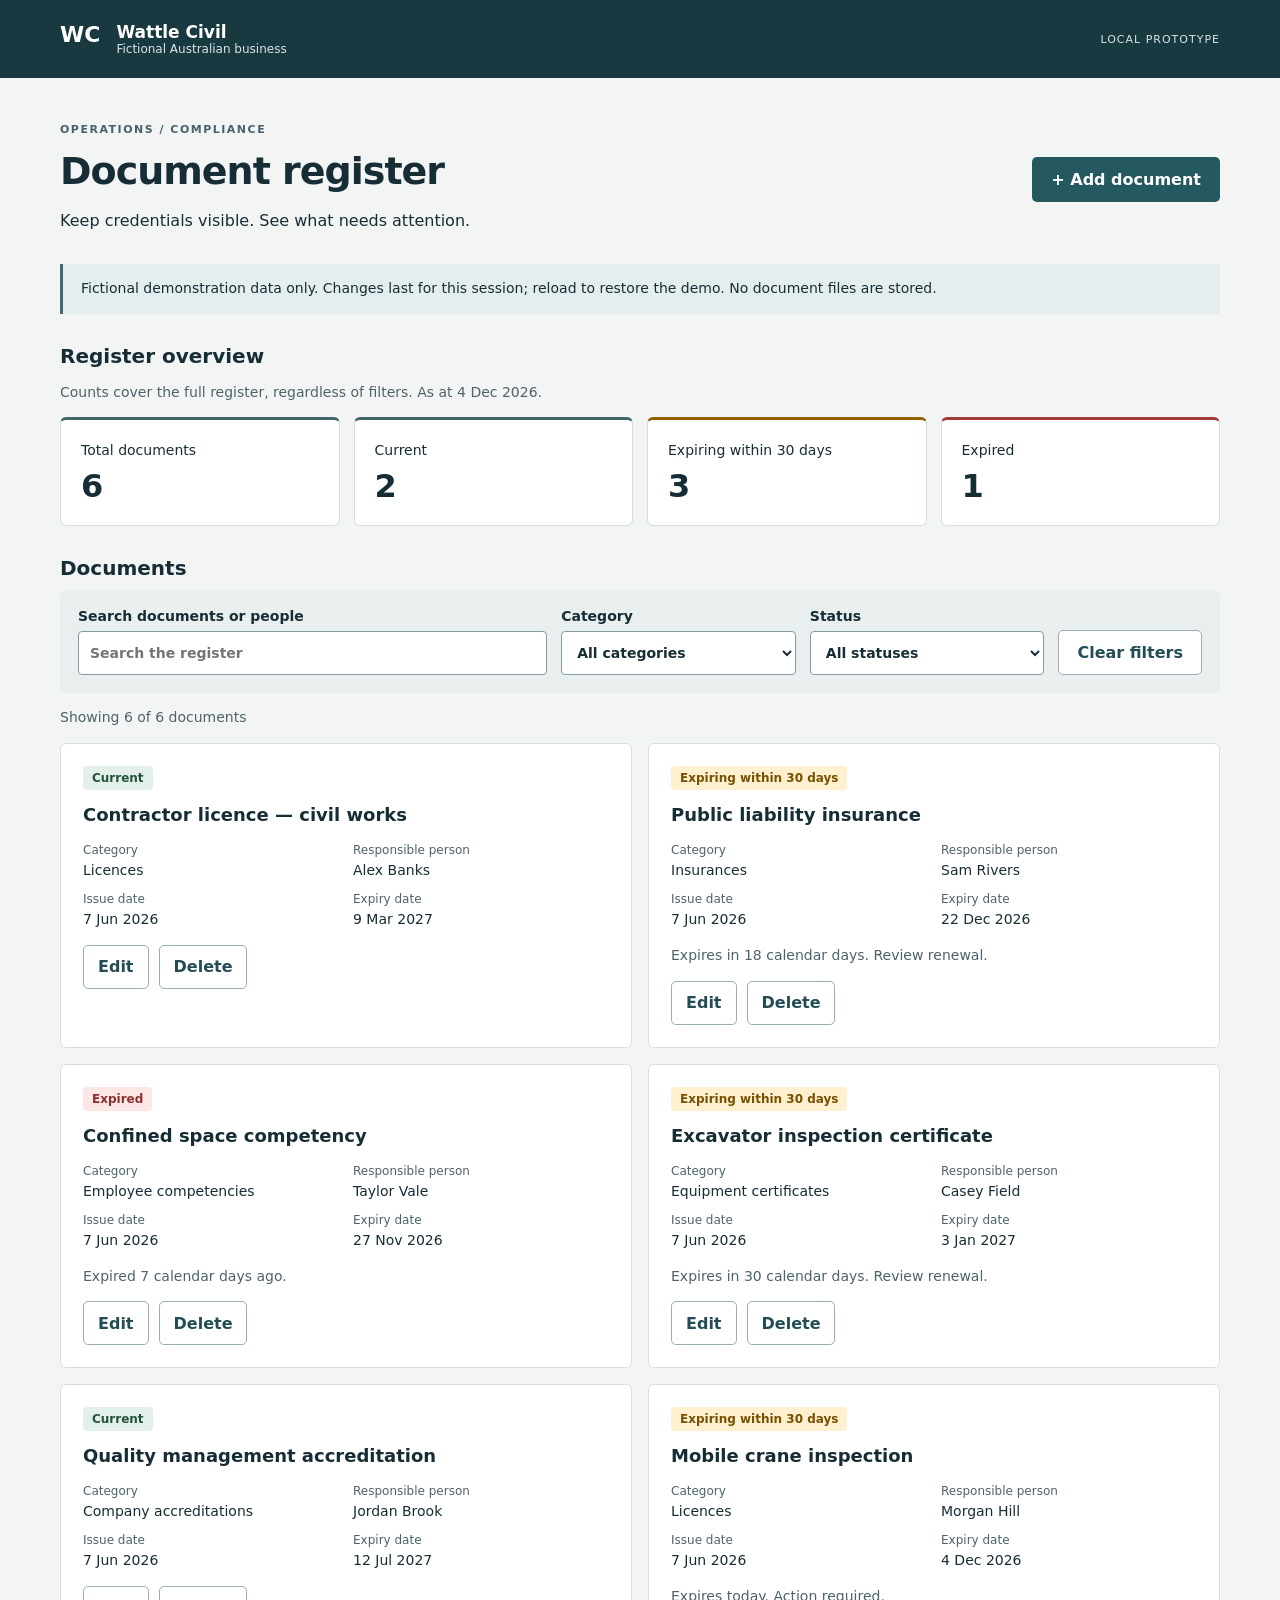
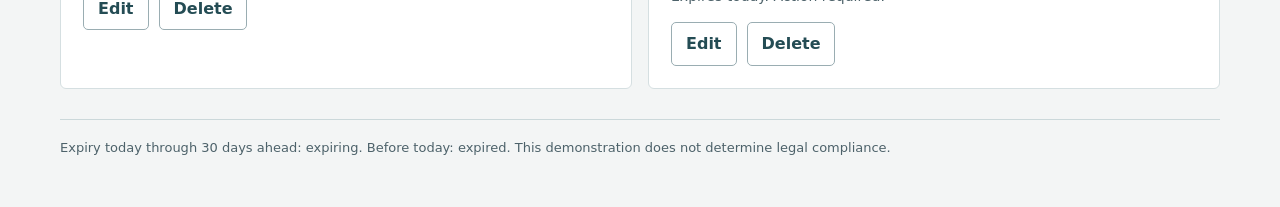
<file: compliance-tracker/index.html>
<!doctype html>
<html lang="en-AU">
<head><meta charset="utf-8"><meta name="viewport" content="width=device-width,initial-scale=1"><title>Compliance register | Wattle Civil</title><link rel="stylesheet" href="styles.css"></head>
<body>
<a class="skip" href="#main">Skip to register</a>
<header><div class="brand">WC <span>Wattle Civil <small>Fictional Australian business</small></span></div><span class="prototype">LOCAL PROTOTYPE</span></header>
<main id="main">
<div class="page-heading"><div><p class="eyebrow">OPERATIONS / COMPLIANCE</p><h1>Document register</h1><p>Keep credentials visible. See what needs attention.</p></div><button id="add" type="button">+ Add document</button></div>
<p class="notice">Fictional demonstration data only. Changes last for this session; reload to restore the demo. No document files are stored.</p>
<section aria-labelledby="overview"><h2 id="overview">Register overview</h2><p class="subtle">Counts cover the full register, regardless of filters. As at <span id="today"></span>.</p><div id="dashboard" class="dashboard"></div></section>
<section id="editor" class="panel" aria-labelledby="editor-title" hidden>
<h2 id="editor-title">Add document</h2><p>Status is calculated from expiry. All fields are required.</p>
<form id="form" novalidate><div class="form-grid">
<label>Document name<input id="name" name="name" required aria-describedby="name-error"><span id="name-error" class="error"></span></label>
<label>Category<select id="category" name="category" required aria-describedby="category-error"><option value="">Choose category</option></select><span id="category-error" class="error"></span></label>
<label>Responsible person<input id="responsiblePerson" name="responsiblePerson" required aria-describedby="responsiblePerson-error"><span id="responsiblePerson-error" class="error"></span></label>
<label>Issue date<input id="issueDate" name="issueDate" type="date" required aria-describedby="issueDate-error"><span id="issueDate-error" class="error"></span></label>
<label>Expiry date<input id="expiryDate" name="expiryDate" type="date" required aria-describedby="expiryDate-error"><span id="expiryDate-error" class="error"></span></label>
</div><div class="actions"><button type="submit">Save document</button><button id="cancel-edit" class="secondary" type="button">Cancel</button></div></form></section>
<section id="confirmation" class="panel" aria-labelledby="delete-title" hidden><h2 id="delete-title">Delete document?</h2><p id="delete-detail"></p><div class="actions"><button id="confirm-delete" class="danger" type="button">Confirm delete</button><button id="cancel-delete" class="secondary" type="button">Cancel</button></div></section>
<section aria-labelledby="register-title"><h2 id="register-title">Documents</h2><div class="filters"><label>Search documents or people<input id="search" type="search" placeholder="Search the register"></label><label>Category<select id="filter-category"><option value="">All categories</option></select></label><label>Status<select id="filter-status"><option value="">All statuses</option></select></label><button id="clear" class="secondary" type="button">Clear filters</button></div><p id="results" class="subtle"></p><div id="records" class="records"></div></section>
<p id="announcement" role="status" aria-live="polite"></p>
<footer>Expiry today through 30 days ahead: expiring. Before today: expired. This demonstration does not determine legal compliance.</footer>
</main><script type="module" src="main.js"></script></body></html>
</file>
<file: compliance-tracker/styles.css>
:root{font-family:system-ui,-apple-system,BlinkMacSystemFont,"Segoe UI",sans-serif;color:#172d36;background:#f3f5f5;font-size:16px}*{box-sizing:border-box}body{margin:0}header{background:#193940;color:white;padding:22px max(20px,calc((100vw - 1160px)/2));display:flex;justify-content:space-between;align-items:center;gap:20px}.brand{display:flex;gap:16px;font-weight:700;font-size:22px}.brand span{font-size:17px}.brand small{display:block;font-size:12px;font-weight:400;color:#dae5e7}.prototype{font-size:11px;letter-spacing:1px;color:#dae5e7}main{max-width:1200px;margin:auto;padding:32px 20px}h1{font-size:clamp(28px,5vw,38px);margin:0;letter-spacing:-1px}h2{font-size:20px;margin:0 0 10px}p{line-height:1.55}section{margin:30px 0}.page-heading{display:flex;justify-content:space-between;align-items:center;gap:20px}.eyebrow{font-size:11px;font-weight:700;letter-spacing:1.5px;color:#45616b}.notice{background:#e5eeef;border-left:3px solid #436b73;padding:14px 18px;font-size:14px}.subtle{color:#4d626a;font-size:14px}.dashboard{display:grid;grid-template-columns:repeat(4,1fr);gap:14px}.metric{background:white;border:1px solid #d5dfe1;border-top:3px solid #42656b;border-radius:6px;padding:20px}.metric strong{display:block;font-size:32px;margin-top:8px}.metric span{font-size:14px}.metric.warning{border-top-color:#946000}.metric.expired{border-top-color:#a33b39}button{font:inherit;background:#245960;color:white;border:1px solid transparent;padding:12px 18px;border-radius:5px;cursor:pointer;font-weight:600;min-height:44px}button:hover{background:#193e44}button.secondary{background:white;color:#244c54;border-color:#9aadb2}button.secondary:hover{background:#e8eff0}button.danger{background:#973532}button:disabled{opacity:.55;cursor:default}input,select{font:inherit;width:100%;padding:11px;border:1px solid #859ba2;border-radius:4px;background:white;color:#172d36;min-height:44px}label{display:flex;flex-direction:column;gap:7px;font-size:14px;font-weight:600;min-width:0}.filters{display:grid;grid-template-columns:2fr 1fr 1fr auto;align-items:end;gap:14px;background:#e9eeef;padding:18px;border-radius:6px}.records{display:grid;grid-template-columns:repeat(2,minmax(0,1fr));gap:16px}.record{background:white;border:1px solid #d5dfe1;border-radius:6px;padding:22px;min-width:0;overflow-wrap:anywhere}.record h3{font-size:18px;margin:14px 0 6px}.badge{display:inline-block;border-radius:4px;padding:5px 9px;font-size:12px;font-weight:700;background:#e3f0e9;color:#23533e}.badge.warning{background:#fff0d0;color:#775000}.badge.expired{background:#fbe8e6;color:#8c302d}.record dl{display:grid;grid-template-columns:1fr 1fr;gap:14px;margin:18px 0}.record dt{font-size:12px;color:#4d626a}.record dd{margin:5px 0 0;font-size:14px}.actions{display:flex;gap:10px;flex-wrap:wrap}.record .actions button{padding:8px 14px}.panel{padding:24px;background:white;border:2px solid #42656b;border-radius:6px}.form-grid{display:grid;grid-template-columns:1fr 1fr;gap:18px;margin:20px 0}.error{color:#972e2a;font-weight:400;font-size:13px}.error:empty{display:none}[aria-invalid=true]{border:2px solid #972e2a}footer{border-top:1px solid #cbd8da;padding:20px 0;color:#4d626a;font-size:13px}:focus-visible{outline:3px solid #b96300;outline-offset:3px}.skip{position:absolute;top:-100px;padding:12px;background:white;color:#172d36;z-index:10}.skip:focus{top:5px}[hidden]{display:none!important}#announcement{color:#23533e;overflow-wrap:anywhere}@media(max-width:700px){header{padding:18px}.prototype{display:none}main{padding:22px 16px}.page-heading{align-items:start;flex-direction:column;gap:8px}.dashboard{grid-template-columns:1fr 1fr;gap:10px}.metric{padding:15px}.filters,.form-grid,.records{grid-template-columns:1fr}.filters button{justify-self:start}.panel,.record{padding:18px}.record dl{grid-template-columns:1fr 1fr}}
</file>
